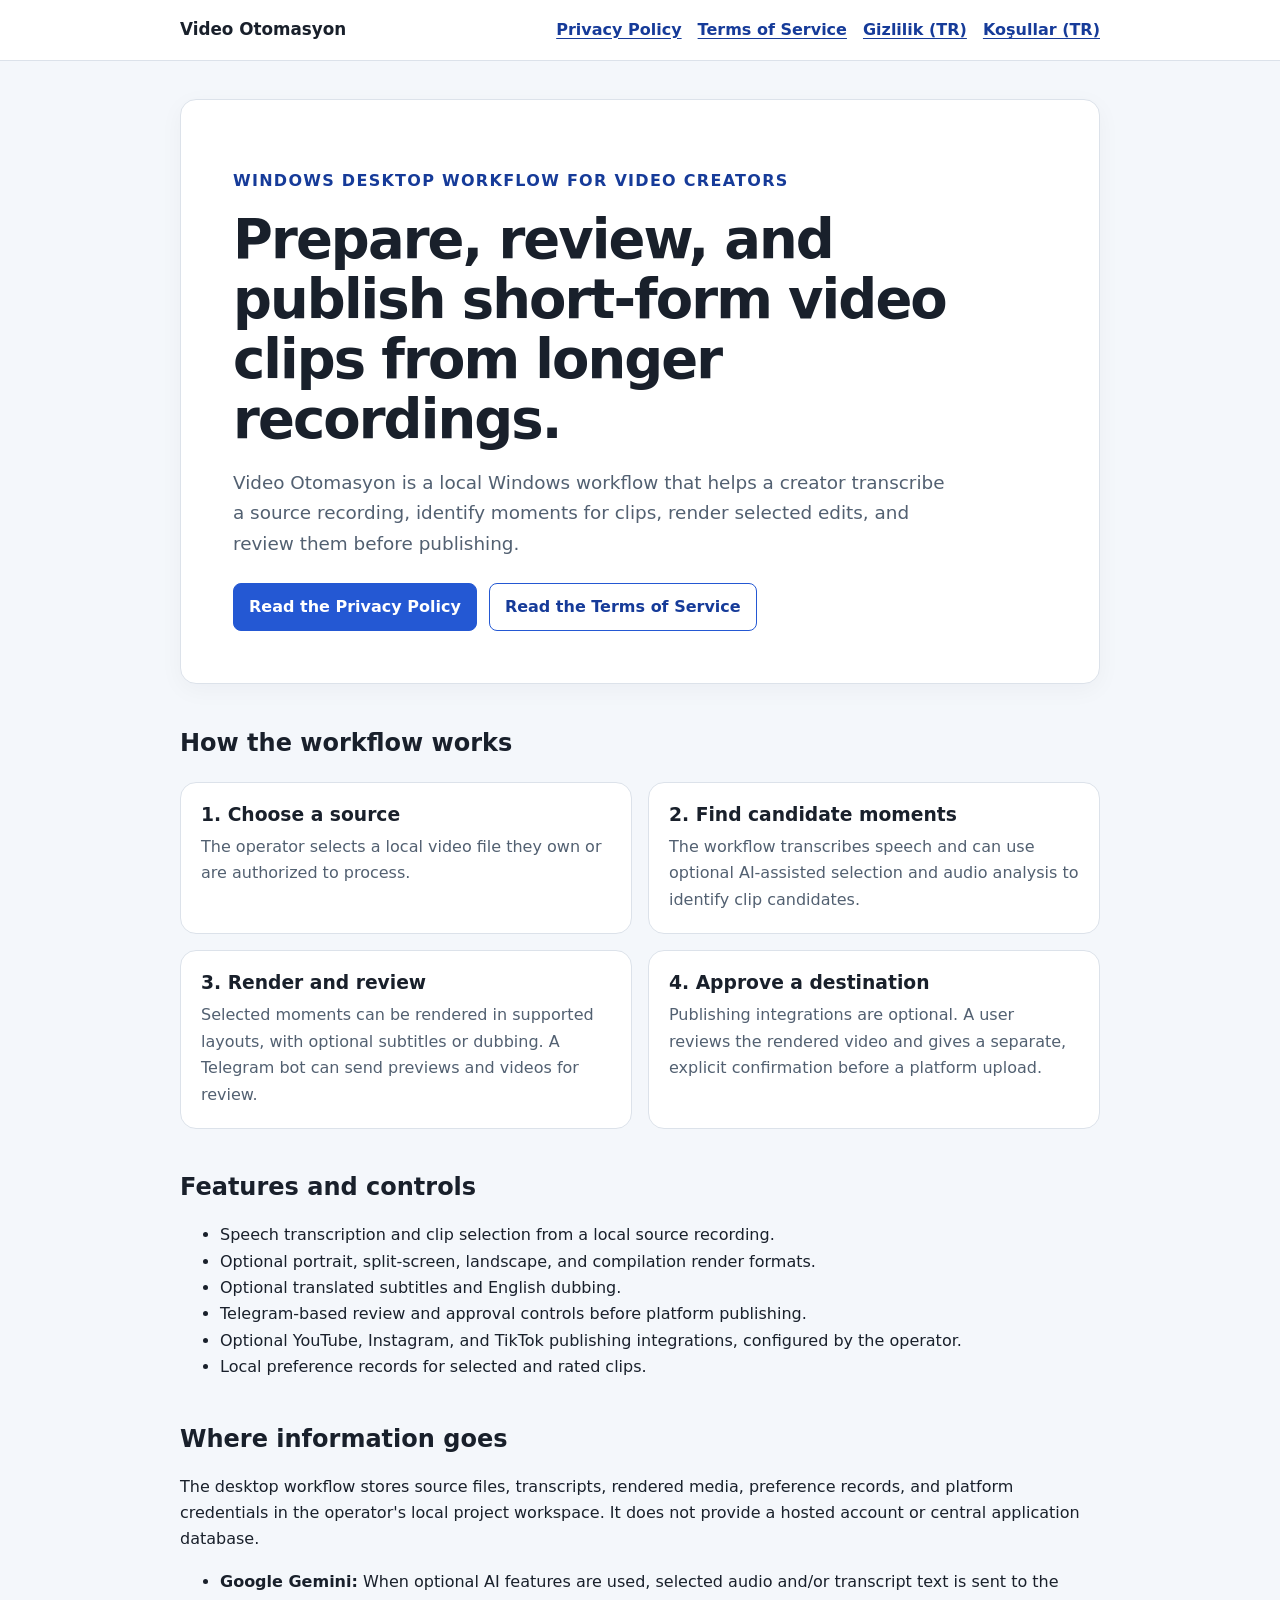
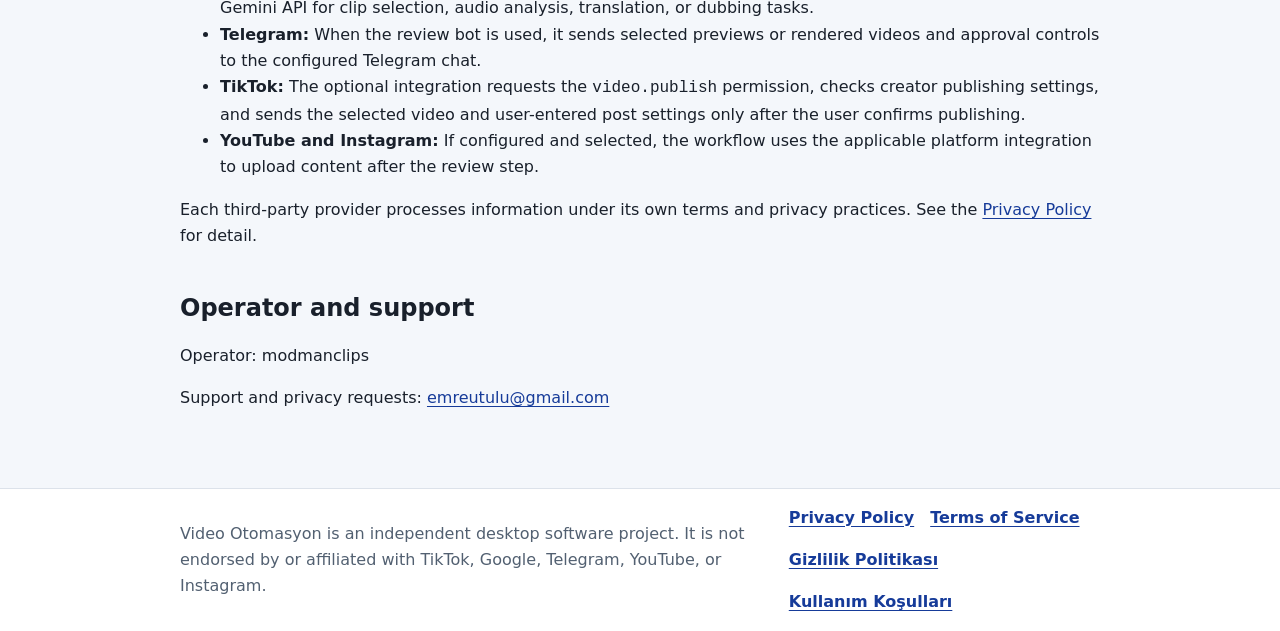
<file: docs/index.html>
<!doctype html>
<html lang="en">
<head>
  <meta charset="utf-8">
  <meta name="viewport" content="width=device-width, initial-scale=1">
  <meta name="description" content="Information about the Video Otomasyon Windows desktop workflow, its features, integrations, and privacy terms.">
  <title>Video Otomasyon | Desktop video workflow</title>
  <link rel="stylesheet" href="site.css">
</head>
<body>
  <header class="topbar">
    <div class="wrap topbar-inner">
      <a class="brand" href="./">Video Otomasyon</a>
      <nav aria-label="Legal information">
        <a href="privacy.html">Privacy Policy</a>
        <a href="terms.html">Terms of Service</a>
        <a href="privacy-tr.html">Gizlilik (TR)</a>
        <a href="terms-tr.html">Koşullar (TR)</a>
      </nav>
    </div>
  </header>
  <main class="wrap">
    <section class="hero">
      <p class="eyebrow">Windows desktop workflow for video creators</p>
      <h1>Prepare, review, and publish short-form video clips from longer recordings.</h1>
      <p class="lead">Video Otomasyon is a local Windows workflow that helps a creator transcribe a source recording, identify moments for clips, render selected edits, and review them before publishing.</p>
      <div class="legal-links">
        <a class="button-link primary" href="privacy.html">Read the Privacy Policy</a>
        <a class="button-link" href="terms.html">Read the Terms of Service</a>
      </div>
    </section>

    <section aria-labelledby="workflow-heading">
      <h2 id="workflow-heading">How the workflow works</h2>
      <div class="grid">
        <section class="card"><h3>1. Choose a source</h3><p>The operator selects a local video file they own or are authorized to process.</p></section>
        <section class="card"><h3>2. Find candidate moments</h3><p>The workflow transcribes speech and can use optional AI-assisted selection and audio analysis to identify clip candidates.</p></section>
        <section class="card"><h3>3. Render and review</h3><p>Selected moments can be rendered in supported layouts, with optional subtitles or dubbing. A Telegram bot can send previews and videos for review.</p></section>
        <section class="card"><h3>4. Approve a destination</h3><p>Publishing integrations are optional. A user reviews the rendered video and gives a separate, explicit confirmation before a platform upload.</p></section>
      </div>
    </section>

    <section aria-labelledby="features-heading">
      <h2 id="features-heading">Features and controls</h2>
      <ul>
        <li>Speech transcription and clip selection from a local source recording.</li>
        <li>Optional portrait, split-screen, landscape, and compilation render formats.</li>
        <li>Optional translated subtitles and English dubbing.</li>
        <li>Telegram-based review and approval controls before platform publishing.</li>
        <li>Optional YouTube, Instagram, and TikTok publishing integrations, configured by the operator.</li>
        <li>Local preference records for selected and rated clips.</li>
      </ul>
    </section>

    <section aria-labelledby="data-heading">
      <h2 id="data-heading">Where information goes</h2>
      <p>The desktop workflow stores source files, transcripts, rendered media, preference records, and platform credentials in the operator's local project workspace. It does not provide a hosted account or central application database.</p>
      <ul>
        <li><strong>Google Gemini:</strong> When optional AI features are used, selected audio and/or transcript text is sent to the Gemini API for clip selection, audio analysis, translation, or dubbing tasks.</li>
        <li><strong>Telegram:</strong> When the review bot is used, it sends selected previews or rendered videos and approval controls to the configured Telegram chat.</li>
        <li><strong>TikTok:</strong> The optional integration requests the <code>video.publish</code> permission, checks creator publishing settings, and sends the selected video and user-entered post settings only after the user confirms publishing.</li>
        <li><strong>YouTube and Instagram:</strong> If configured and selected, the workflow uses the applicable platform integration to upload content after the review step.</li>
      </ul>
      <p>Each third-party provider processes information under its own terms and privacy practices. See the <a href="privacy.html">Privacy Policy</a> for detail.</p>
    </section>

    <section aria-labelledby="operator-heading">
      <h2 id="operator-heading">Operator and support</h2>
      <p>Operator: modmanclips</p>
      <p>Support and privacy requests: <a href="mailto:emreutulu@gmail.com">emreutulu@gmail.com</a></p>
    </section>
  </main>
  <footer>
    <div class="wrap footer-inner">
      <p>Video Otomasyon is an independent desktop software project. It is not endorsed by or affiliated with TikTok, Google, Telegram, YouTube, or Instagram.</p>
      <div class="footer-links"><a href="privacy.html">Privacy Policy</a><a href="terms.html">Terms of Service</a><a href="privacy-tr.html">Gizlilik Politikası</a><a href="terms-tr.html">Kullanım Koşulları</a></div>
    </div>
  </footer>
</body>
</html>
</file>
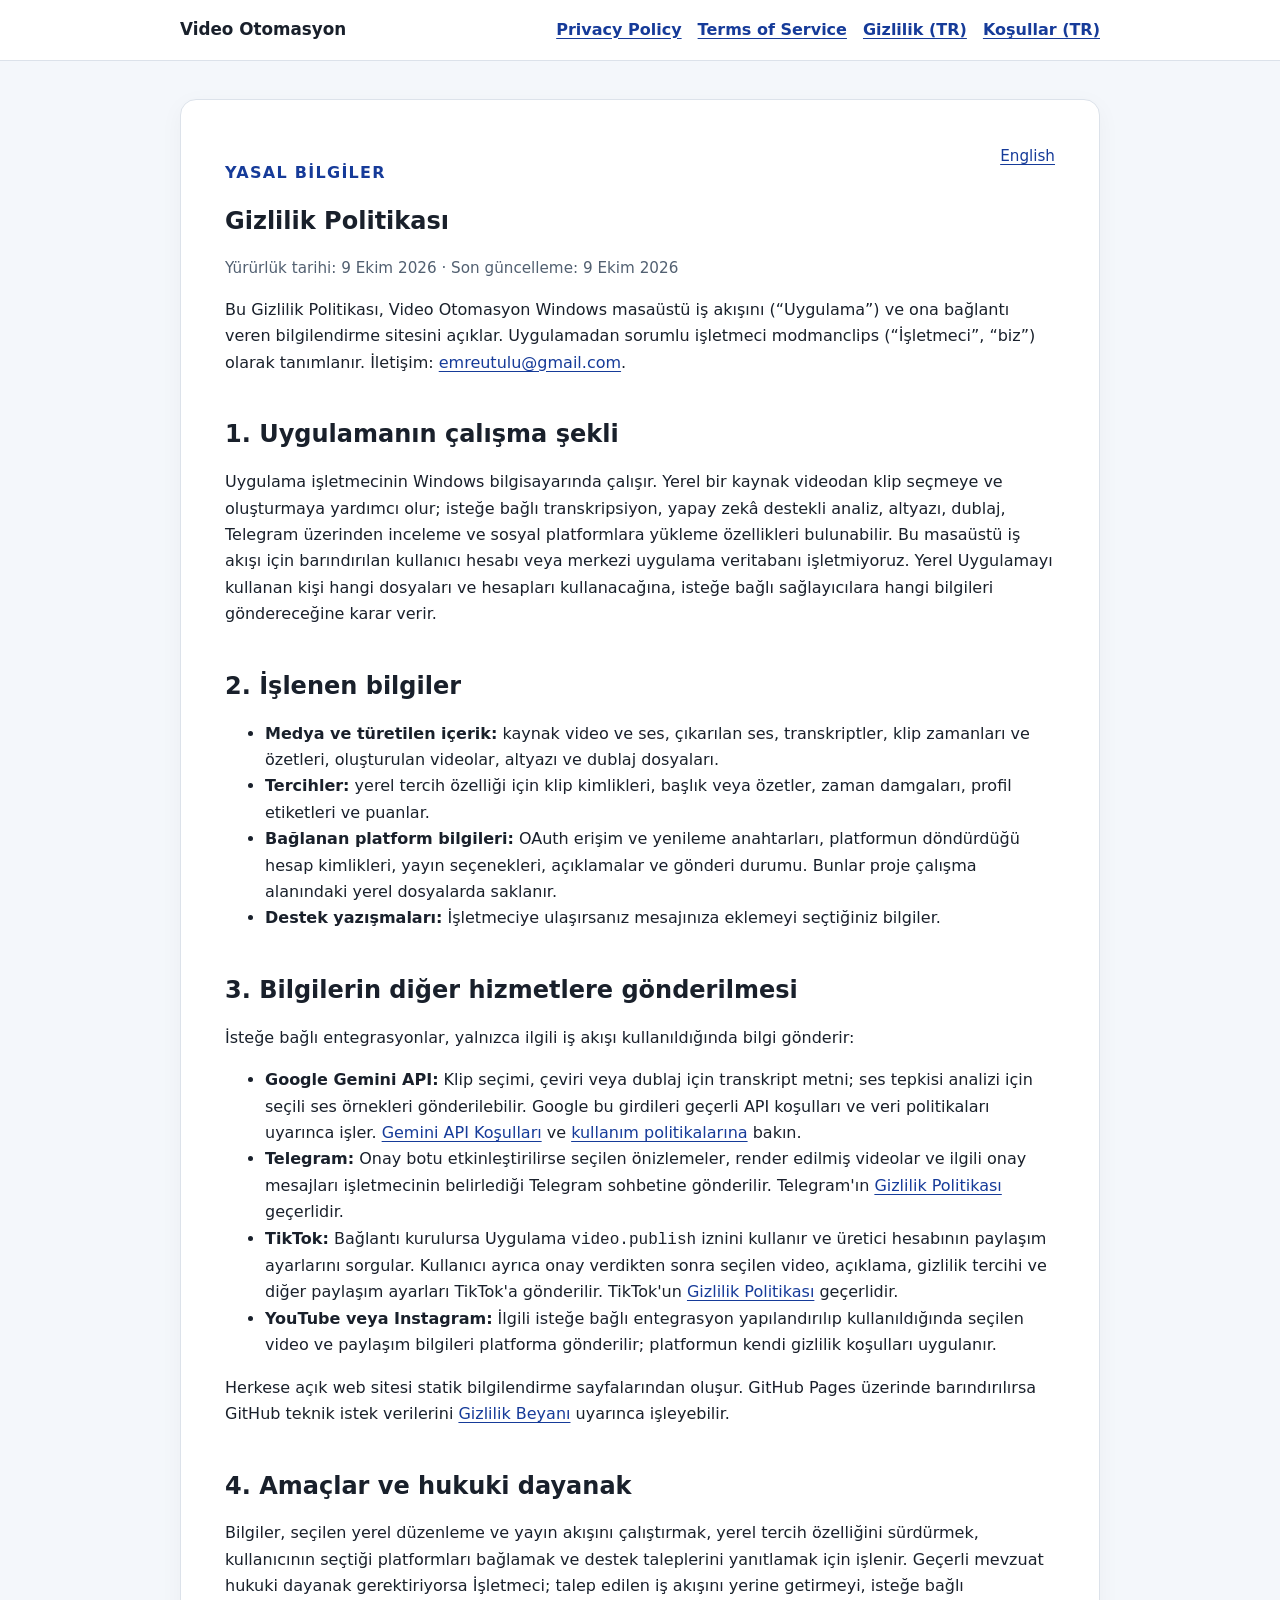
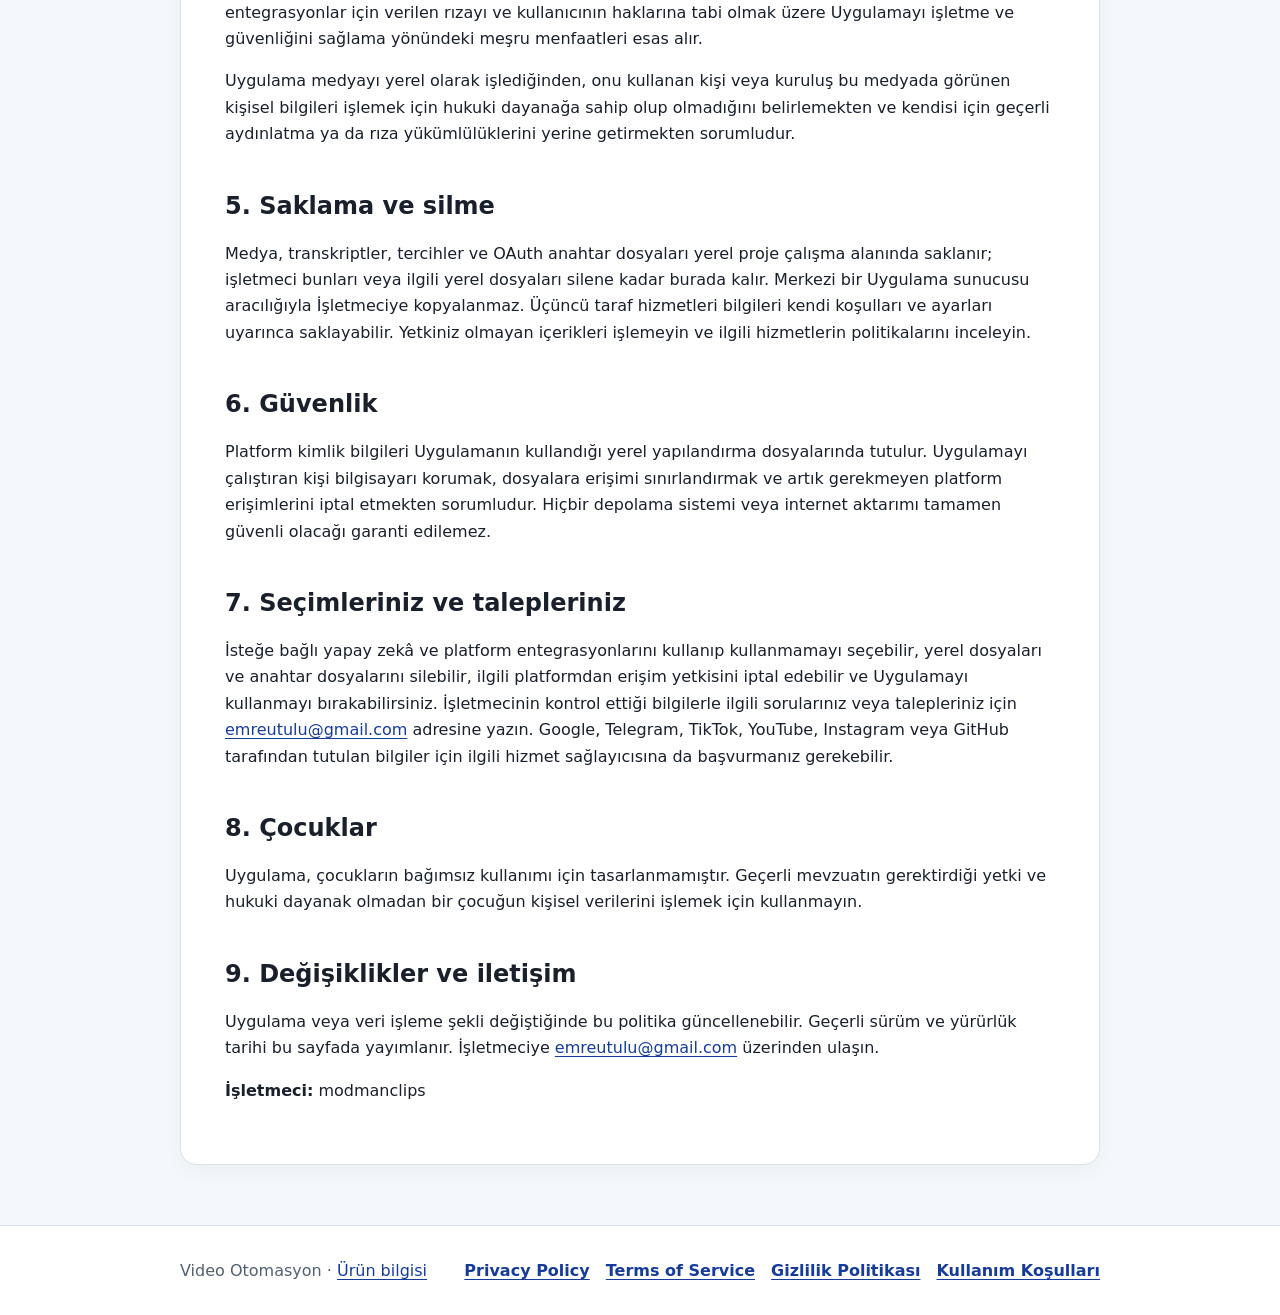
<file: docs/privacy-tr.html>
<!doctype html>
<html lang="tr">
<head>
  <meta charset="utf-8">
  <meta name="viewport" content="width=device-width, initial-scale=1">
  <meta name="description" content="Video Otomasyon Windows masaüstü iş akışı Gizlilik Politikası.">
  <title>Gizlilik Politikası | Video Otomasyon</title>
  <link rel="stylesheet" href="site.css">
</head>
<body>
  <header class="topbar"><div class="wrap topbar-inner"><a class="brand" href="./">Video Otomasyon</a><nav aria-label="Yasal bilgiler"><a href="privacy.html">Privacy Policy</a><a href="terms.html">Terms of Service</a><a href="privacy-tr.html">Gizlilik (TR)</a><a href="terms-tr.html">Koşullar (TR)</a></nav></div></header>
  <main class="wrap"><article>
    <a class="lang" href="privacy.html" lang="en">English</a>
    <p class="eyebrow">Yasal bilgiler</p>
    <h1>Gizlilik Politikası</h1>
    <p class="meta">Yürürlük tarihi: 9 Ekim 2026 · Son güncelleme: 9 Ekim 2026</p>
    <p>Bu Gizlilik Politikası, Video Otomasyon Windows masaüstü iş akışını (“Uygulama”) ve ona bağlantı veren bilgilendirme sitesini açıklar. Uygulamadan sorumlu işletmeci modmanclips (“İşletmeci”, “biz”) olarak tanımlanır. İletişim: <a href="mailto:emreutulu@gmail.com">emreutulu@gmail.com</a>.</p>

    <h2>1. Uygulamanın çalışma şekli</h2>
    <p>Uygulama işletmecinin Windows bilgisayarında çalışır. Yerel bir kaynak videodan klip seçmeye ve oluşturmaya yardımcı olur; isteğe bağlı transkripsiyon, yapay zekâ destekli analiz, altyazı, dublaj, Telegram üzerinden inceleme ve sosyal platformlara yükleme özellikleri bulunabilir. Bu masaüstü iş akışı için barındırılan kullanıcı hesabı veya merkezi uygulama veritabanı işletmiyoruz. Yerel Uygulamayı kullanan kişi hangi dosyaları ve hesapları kullanacağına, isteğe bağlı sağlayıcılara hangi bilgileri göndereceğine karar verir.</p>

    <h2>2. İşlenen bilgiler</h2>
    <ul>
      <li><strong>Medya ve türetilen içerik:</strong> kaynak video ve ses, çıkarılan ses, transkriptler, klip zamanları ve özetleri, oluşturulan videolar, altyazı ve dublaj dosyaları.</li>
      <li><strong>Tercihler:</strong> yerel tercih özelliği için klip kimlikleri, başlık veya özetler, zaman damgaları, profil etiketleri ve puanlar.</li>
      <li><strong>Bağlanan platform bilgileri:</strong> OAuth erişim ve yenileme anahtarları, platformun döndürdüğü hesap kimlikleri, yayın seçenekleri, açıklamalar ve gönderi durumu. Bunlar proje çalışma alanındaki yerel dosyalarda saklanır.</li>
      <li><strong>Destek yazışmaları:</strong> İşletmeciye ulaşırsanız mesajınıza eklemeyi seçtiğiniz bilgiler.</li>
    </ul>

    <h2>3. Bilgilerin diğer hizmetlere gönderilmesi</h2>
    <p>İsteğe bağlı entegrasyonlar, yalnızca ilgili iş akışı kullanıldığında bilgi gönderir:</p>
    <ul>
      <li><strong>Google Gemini API:</strong> Klip seçimi, çeviri veya dublaj için transkript metni; ses tepkisi analizi için seçili ses örnekleri gönderilebilir. Google bu girdileri geçerli API koşulları ve veri politikaları uyarınca işler. <a href="https://ai.google.dev/gemini-api/terms">Gemini API Koşulları</a> ve <a href="https://ai.google.dev/gemini-api/docs/usage-policies">kullanım politikalarına</a> bakın.</li>
      <li><strong>Telegram:</strong> Onay botu etkinleştirilirse seçilen önizlemeler, render edilmiş videolar ve ilgili onay mesajları işletmecinin belirlediği Telegram sohbetine gönderilir. Telegram'ın <a href="https://telegram.org/privacy">Gizlilik Politikası</a> geçerlidir.</li>
      <li><strong>TikTok:</strong> Bağlantı kurulursa Uygulama <code>video.publish</code> iznini kullanır ve üretici hesabının paylaşım ayarlarını sorgular. Kullanıcı ayrıca onay verdikten sonra seçilen video, açıklama, gizlilik tercihi ve diğer paylaşım ayarları TikTok'a gönderilir. TikTok'un <a href="https://www.tiktok.com/legal/page/row/privacy-policy/en">Gizlilik Politikası</a> geçerlidir.</li>
      <li><strong>YouTube veya Instagram:</strong> İlgili isteğe bağlı entegrasyon yapılandırılıp kullanıldığında seçilen video ve paylaşım bilgileri platforma gönderilir; platformun kendi gizlilik koşulları uygulanır.</li>
    </ul>
    <p>Herkese açık web sitesi statik bilgilendirme sayfalarından oluşur. GitHub Pages üzerinde barındırılırsa GitHub teknik istek verilerini <a href="https://docs.github.com/en/site-policy/privacy-policies/github-general-privacy-statement">Gizlilik Beyanı</a> uyarınca işleyebilir.</p>

    <h2>4. Amaçlar ve hukuki dayanak</h2>
    <p>Bilgiler, seçilen yerel düzenleme ve yayın akışını çalıştırmak, yerel tercih özelliğini sürdürmek, kullanıcının seçtiği platformları bağlamak ve destek taleplerini yanıtlamak için işlenir. Geçerli mevzuat hukuki dayanak gerektiriyorsa İşletmeci; talep edilen iş akışını yerine getirmeyi, isteğe bağlı entegrasyonlar için verilen rızayı ve kullanıcının haklarına tabi olmak üzere Uygulamayı işletme ve güvenliğini sağlama yönündeki meşru menfaatleri esas alır.</p>
    <p>Uygulama medyayı yerel olarak işlediğinden, onu kullanan kişi veya kuruluş bu medyada görünen kişisel bilgileri işlemek için hukuki dayanağa sahip olup olmadığını belirlemekten ve kendisi için geçerli aydınlatma ya da rıza yükümlülüklerini yerine getirmekten sorumludur.</p>

    <h2>5. Saklama ve silme</h2>
    <p>Medya, transkriptler, tercihler ve OAuth anahtar dosyaları yerel proje çalışma alanında saklanır; işletmeci bunları veya ilgili yerel dosyaları silene kadar burada kalır. Merkezi bir Uygulama sunucusu aracılığıyla İşletmeciye kopyalanmaz. Üçüncü taraf hizmetleri bilgileri kendi koşulları ve ayarları uyarınca saklayabilir. Yetkiniz olmayan içerikleri işlemeyin ve ilgili hizmetlerin politikalarını inceleyin.</p>

    <h2>6. Güvenlik</h2>
    <p>Platform kimlik bilgileri Uygulamanın kullandığı yerel yapılandırma dosyalarında tutulur. Uygulamayı çalıştıran kişi bilgisayarı korumak, dosyalara erişimi sınırlandırmak ve artık gerekmeyen platform erişimlerini iptal etmekten sorumludur. Hiçbir depolama sistemi veya internet aktarımı tamamen güvenli olacağı garanti edilemez.</p>

    <h2>7. Seçimleriniz ve talepleriniz</h2>
    <p>İsteğe bağlı yapay zekâ ve platform entegrasyonlarını kullanıp kullanmamayı seçebilir, yerel dosyaları ve anahtar dosyalarını silebilir, ilgili platformdan erişim yetkisini iptal edebilir ve Uygulamayı kullanmayı bırakabilirsiniz. İşletmecinin kontrol ettiği bilgilerle ilgili sorularınız veya talepleriniz için <a href="mailto:emreutulu@gmail.com">emreutulu@gmail.com</a> adresine yazın. Google, Telegram, TikTok, YouTube, Instagram veya GitHub tarafından tutulan bilgiler için ilgili hizmet sağlayıcısına da başvurmanız gerekebilir.</p>

    <h2>8. Çocuklar</h2>
    <p>Uygulama, çocukların bağımsız kullanımı için tasarlanmamıştır. Geçerli mevzuatın gerektirdiği yetki ve hukuki dayanak olmadan bir çocuğun kişisel verilerini işlemek için kullanmayın.</p>

    <h2>9. Değişiklikler ve iletişim</h2>
    <p>Uygulama veya veri işleme şekli değiştiğinde bu politika güncellenebilir. Geçerli sürüm ve yürürlük tarihi bu sayfada yayımlanır. İşletmeciye <a href="mailto:emreutulu@gmail.com">emreutulu@gmail.com</a> üzerinden ulaşın.</p>
    <p><strong>İşletmeci:</strong> modmanclips</p>
  </article></main>
  <footer><div class="wrap footer-inner"><p>Video Otomasyon · <a href="./">Ürün bilgisi</a></p><div class="footer-links"><a href="privacy.html">Privacy Policy</a><a href="terms.html">Terms of Service</a><a href="privacy-tr.html">Gizlilik Politikası</a><a href="terms-tr.html">Kullanım Koşulları</a></div></div></footer>
</body>
</html>
</file>
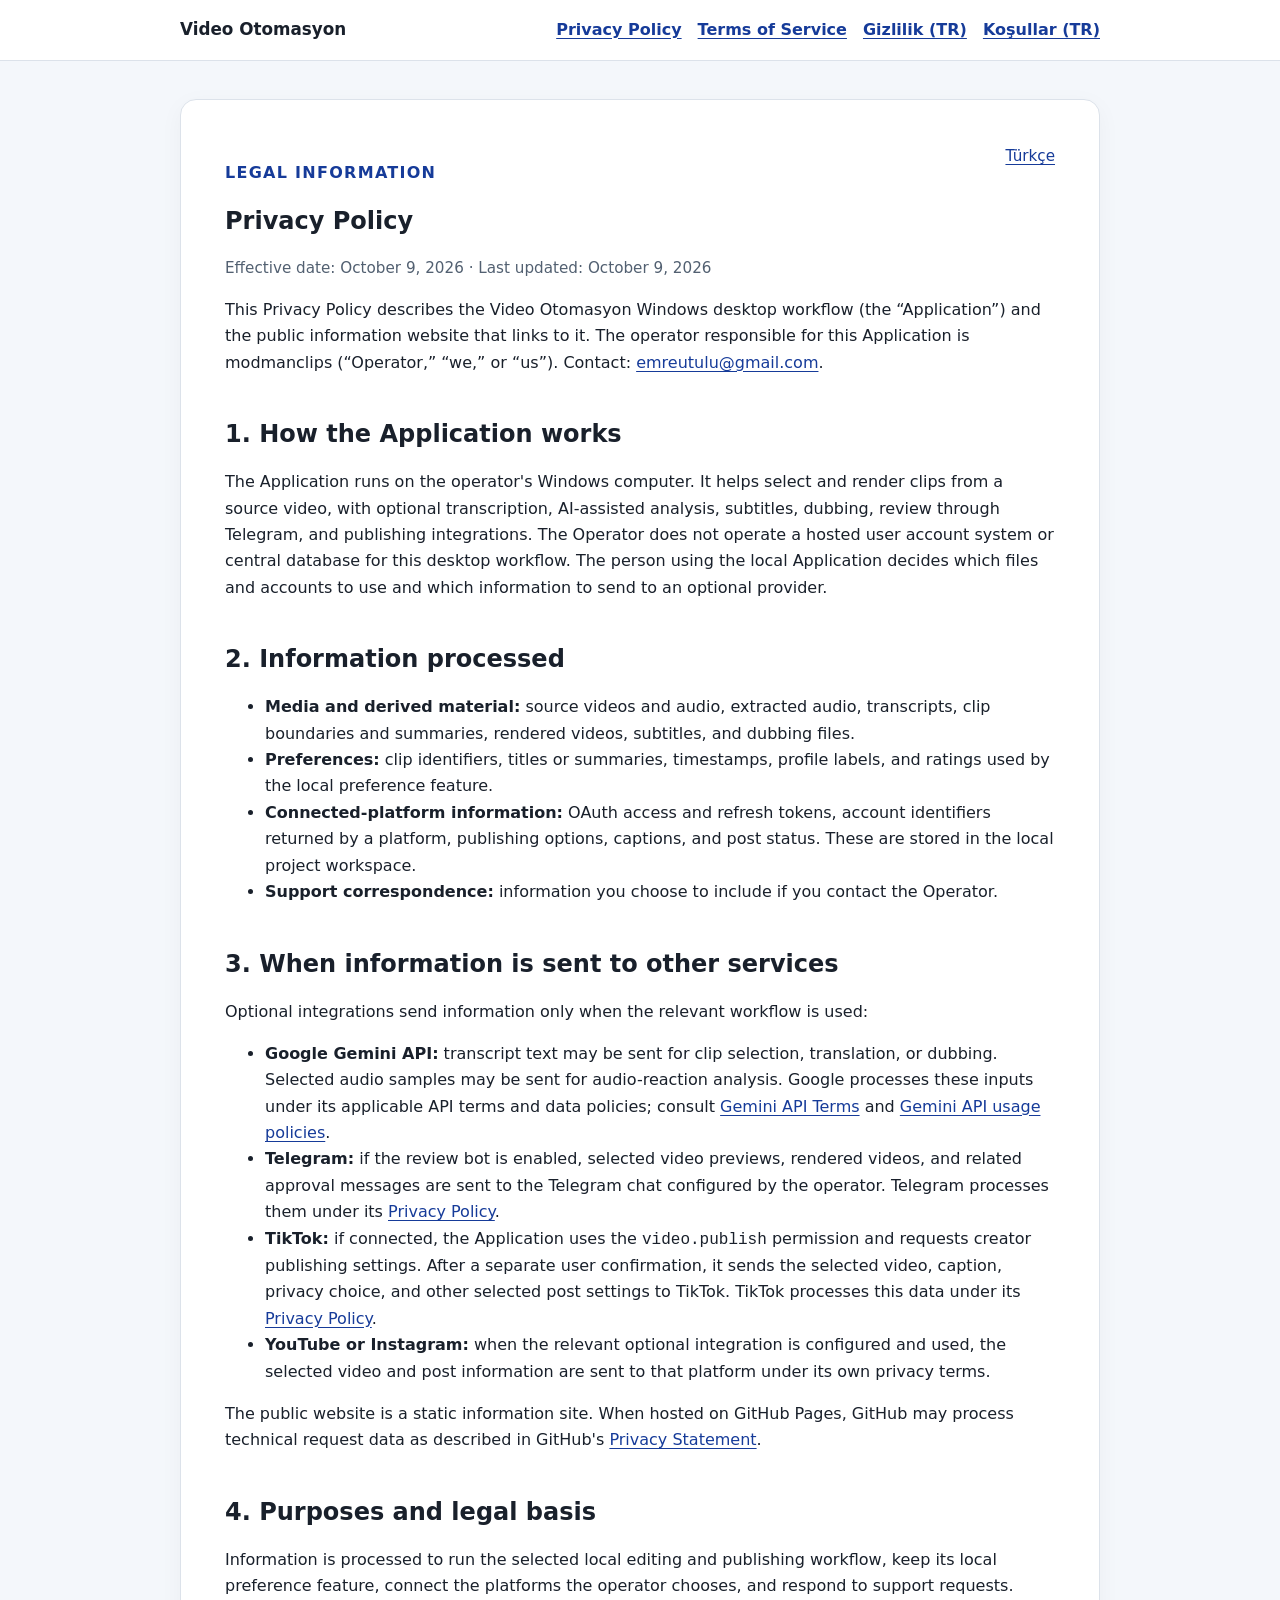
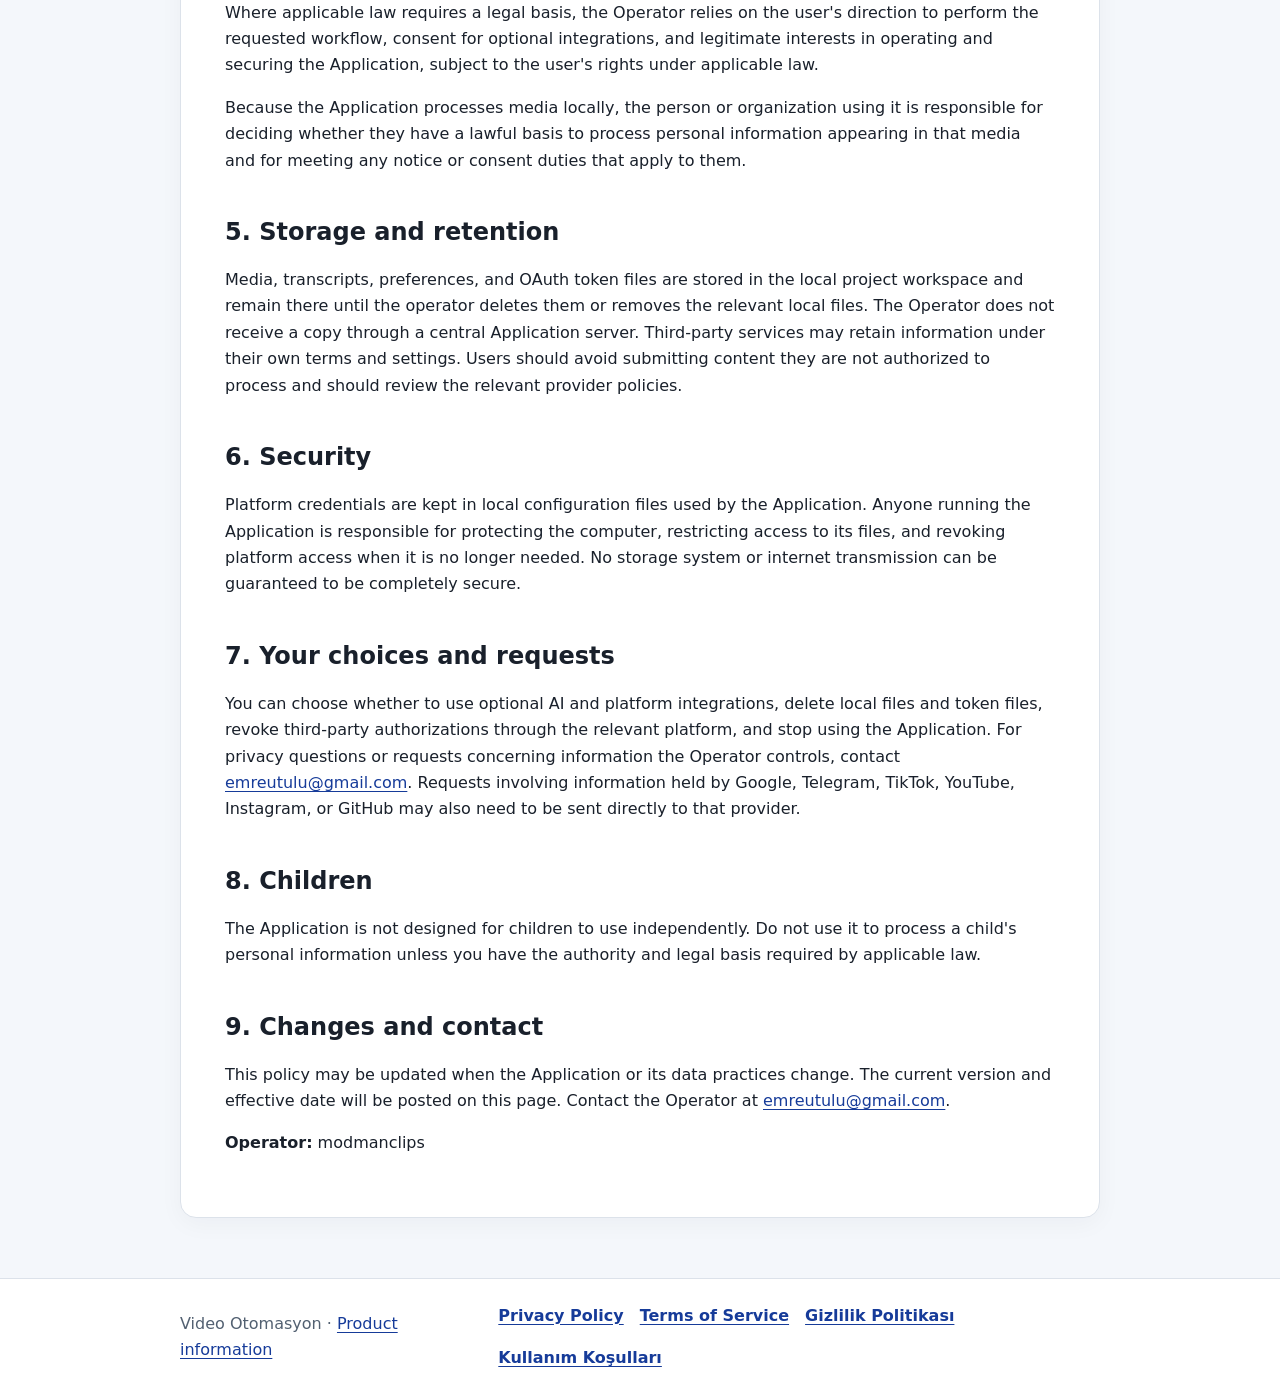
<file: docs/privacy.html>
<!doctype html>
<html lang="en">
<head>
  <meta charset="utf-8">
  <meta name="viewport" content="width=device-width, initial-scale=1">
  <meta name="description" content="Privacy Policy for the Video Otomasyon Windows desktop workflow.">
  <title>Privacy Policy | Video Otomasyon</title>
  <link rel="stylesheet" href="site.css">
</head>
<body>
  <header class="topbar"><div class="wrap topbar-inner"><a class="brand" href="./">Video Otomasyon</a><nav aria-label="Legal information"><a href="privacy.html">Privacy Policy</a><a href="terms.html">Terms of Service</a><a href="privacy-tr.html">Gizlilik (TR)</a><a href="terms-tr.html">Koşullar (TR)</a></nav></div></header>
  <main class="wrap"><article>
    <a class="lang" href="privacy-tr.html" lang="tr">Türkçe</a>
    <p class="eyebrow">Legal information</p>
    <h1>Privacy Policy</h1>
    <p class="meta">Effective date: October 9, 2026 · Last updated: October 9, 2026</p>
    <p>This Privacy Policy describes the Video Otomasyon Windows desktop workflow (the “Application”) and the public information website that links to it. The operator responsible for this Application is modmanclips (“Operator,” “we,” or “us”). Contact: <a href="mailto:emreutulu@gmail.com">emreutulu@gmail.com</a>.</p>

    <h2>1. How the Application works</h2>
    <p>The Application runs on the operator's Windows computer. It helps select and render clips from a source video, with optional transcription, AI-assisted analysis, subtitles, dubbing, review through Telegram, and publishing integrations. The Operator does not operate a hosted user account system or central database for this desktop workflow. The person using the local Application decides which files and accounts to use and which information to send to an optional provider.</p>

    <h2>2. Information processed</h2>
    <ul>
      <li><strong>Media and derived material:</strong> source videos and audio, extracted audio, transcripts, clip boundaries and summaries, rendered videos, subtitles, and dubbing files.</li>
      <li><strong>Preferences:</strong> clip identifiers, titles or summaries, timestamps, profile labels, and ratings used by the local preference feature.</li>
      <li><strong>Connected-platform information:</strong> OAuth access and refresh tokens, account identifiers returned by a platform, publishing options, captions, and post status. These are stored in the local project workspace.</li>
      <li><strong>Support correspondence:</strong> information you choose to include if you contact the Operator.</li>
    </ul>

    <h2>3. When information is sent to other services</h2>
    <p>Optional integrations send information only when the relevant workflow is used:</p>
    <ul>
      <li><strong>Google Gemini API:</strong> transcript text may be sent for clip selection, translation, or dubbing. Selected audio samples may be sent for audio-reaction analysis. Google processes these inputs under its applicable API terms and data policies; consult <a href="https://ai.google.dev/gemini-api/terms">Gemini API Terms</a> and <a href="https://ai.google.dev/gemini-api/docs/usage-policies">Gemini API usage policies</a>.</li>
      <li><strong>Telegram:</strong> if the review bot is enabled, selected video previews, rendered videos, and related approval messages are sent to the Telegram chat configured by the operator. Telegram processes them under its <a href="https://telegram.org/privacy">Privacy Policy</a>.</li>
      <li><strong>TikTok:</strong> if connected, the Application uses the <code>video.publish</code> permission and requests creator publishing settings. After a separate user confirmation, it sends the selected video, caption, privacy choice, and other selected post settings to TikTok. TikTok processes this data under its <a href="https://www.tiktok.com/legal/page/row/privacy-policy/en">Privacy Policy</a>.</li>
      <li><strong>YouTube or Instagram:</strong> when the relevant optional integration is configured and used, the selected video and post information are sent to that platform under its own privacy terms.</li>
    </ul>
    <p>The public website is a static information site. When hosted on GitHub Pages, GitHub may process technical request data as described in GitHub's <a href="https://docs.github.com/en/site-policy/privacy-policies/github-general-privacy-statement">Privacy Statement</a>.</p>

    <h2>4. Purposes and legal basis</h2>
    <p>Information is processed to run the selected local editing and publishing workflow, keep its local preference feature, connect the platforms the operator chooses, and respond to support requests. Where applicable law requires a legal basis, the Operator relies on the user's direction to perform the requested workflow, consent for optional integrations, and legitimate interests in operating and securing the Application, subject to the user's rights under applicable law.</p>
    <p>Because the Application processes media locally, the person or organization using it is responsible for deciding whether they have a lawful basis to process personal information appearing in that media and for meeting any notice or consent duties that apply to them.</p>

    <h2>5. Storage and retention</h2>
    <p>Media, transcripts, preferences, and OAuth token files are stored in the local project workspace and remain there until the operator deletes them or removes the relevant local files. The Operator does not receive a copy through a central Application server. Third-party services may retain information under their own terms and settings. Users should avoid submitting content they are not authorized to process and should review the relevant provider policies.</p>

    <h2>6. Security</h2>
    <p>Platform credentials are kept in local configuration files used by the Application. Anyone running the Application is responsible for protecting the computer, restricting access to its files, and revoking platform access when it is no longer needed. No storage system or internet transmission can be guaranteed to be completely secure.</p>

    <h2>7. Your choices and requests</h2>
    <p>You can choose whether to use optional AI and platform integrations, delete local files and token files, revoke third-party authorizations through the relevant platform, and stop using the Application. For privacy questions or requests concerning information the Operator controls, contact <a href="mailto:emreutulu@gmail.com">emreutulu@gmail.com</a>. Requests involving information held by Google, Telegram, TikTok, YouTube, Instagram, or GitHub may also need to be sent directly to that provider.</p>

    <h2>8. Children</h2>
    <p>The Application is not designed for children to use independently. Do not use it to process a child's personal information unless you have the authority and legal basis required by applicable law.</p>

    <h2>9. Changes and contact</h2>
    <p>This policy may be updated when the Application or its data practices change. The current version and effective date will be posted on this page. Contact the Operator at <a href="mailto:emreutulu@gmail.com">emreutulu@gmail.com</a>.</p>
    <p><strong>Operator:</strong> modmanclips</p>
  </article></main>
  <footer><div class="wrap footer-inner"><p>Video Otomasyon · <a href="./">Product information</a></p><div class="footer-links"><a href="privacy.html">Privacy Policy</a><a href="terms.html">Terms of Service</a><a href="privacy-tr.html">Gizlilik Politikası</a><a href="terms-tr.html">Kullanım Koşulları</a></div></div></footer>
</body>
</html>
</file>
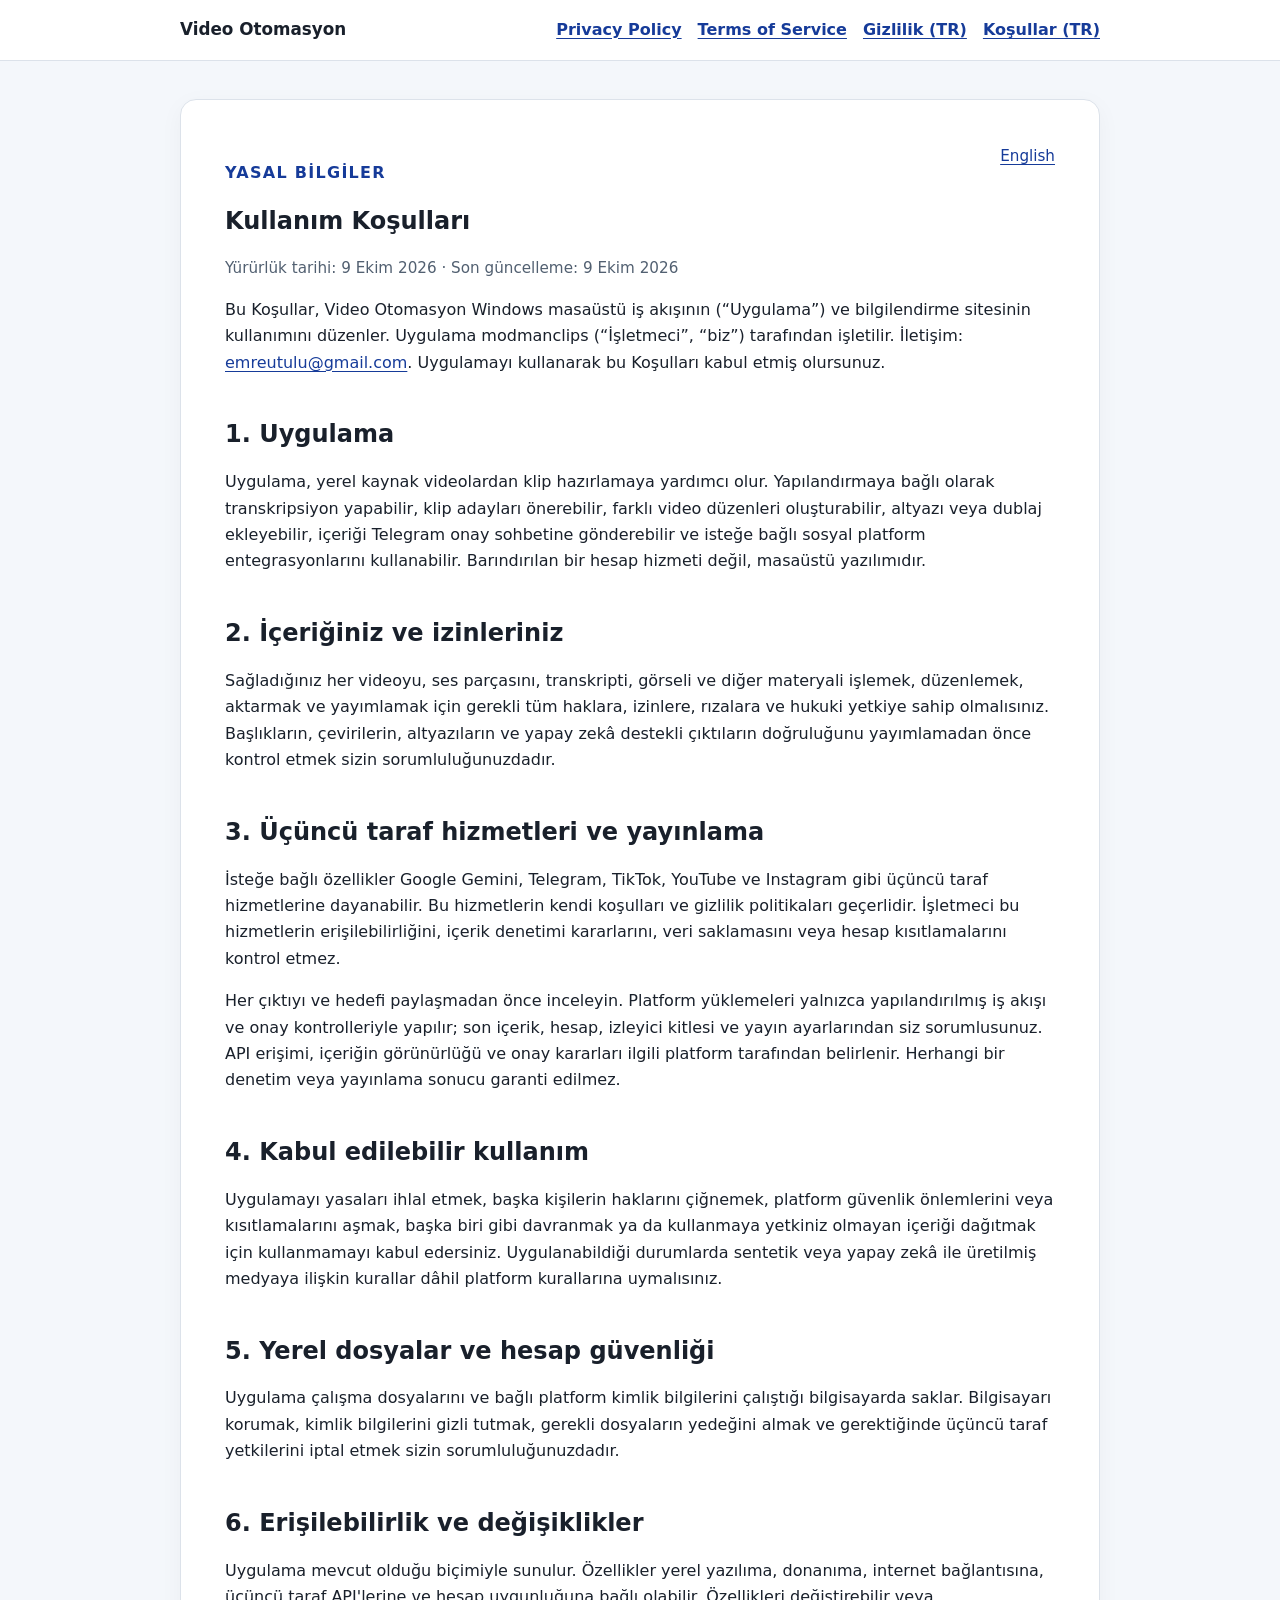
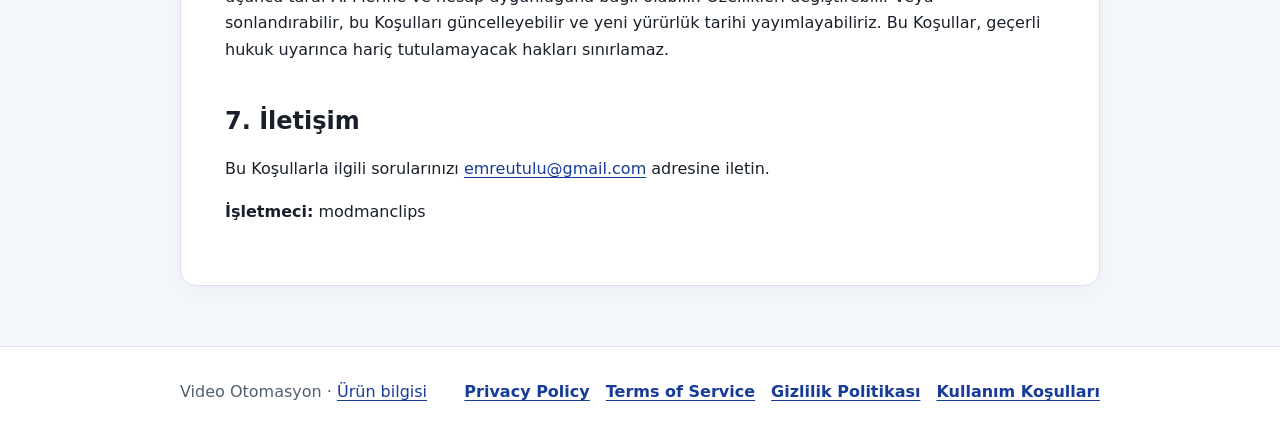
<file: docs/terms-tr.html>
<!doctype html>
<html lang="tr">
<head>
  <meta charset="utf-8">
  <meta name="viewport" content="width=device-width, initial-scale=1">
  <meta name="description" content="Video Otomasyon Windows masaüstü iş akışı Kullanım Koşulları.">
  <title>Kullanım Koşulları | Video Otomasyon</title>
  <link rel="stylesheet" href="site.css">
</head>
<body>
  <header class="topbar"><div class="wrap topbar-inner"><a class="brand" href="./">Video Otomasyon</a><nav aria-label="Yasal bilgiler"><a href="privacy.html">Privacy Policy</a><a href="terms.html">Terms of Service</a><a href="privacy-tr.html">Gizlilik (TR)</a><a href="terms-tr.html">Koşullar (TR)</a></nav></div></header>
  <main class="wrap"><article>
    <a class="lang" href="terms.html" lang="en">English</a>
    <p class="eyebrow">Yasal bilgiler</p>
    <h1>Kullanım Koşulları</h1>
    <p class="meta">Yürürlük tarihi: 9 Ekim 2026 · Son güncelleme: 9 Ekim 2026</p>
    <p>Bu Koşullar, Video Otomasyon Windows masaüstü iş akışının (“Uygulama”) ve bilgilendirme sitesinin kullanımını düzenler. Uygulama modmanclips (“İşletmeci”, “biz”) tarafından işletilir. İletişim: <a href="mailto:emreutulu@gmail.com">emreutulu@gmail.com</a>. Uygulamayı kullanarak bu Koşulları kabul etmiş olursunuz.</p>

    <h2>1. Uygulama</h2>
    <p>Uygulama, yerel kaynak videolardan klip hazırlamaya yardımcı olur. Yapılandırmaya bağlı olarak transkripsiyon yapabilir, klip adayları önerebilir, farklı video düzenleri oluşturabilir, altyazı veya dublaj ekleyebilir, içeriği Telegram onay sohbetine gönderebilir ve isteğe bağlı sosyal platform entegrasyonlarını kullanabilir. Barındırılan bir hesap hizmeti değil, masaüstü yazılımıdır.</p>

    <h2>2. İçeriğiniz ve izinleriniz</h2>
    <p>Sağladığınız her videoyu, ses parçasını, transkripti, görseli ve diğer materyali işlemek, düzenlemek, aktarmak ve yayımlamak için gerekli tüm haklara, izinlere, rızalara ve hukuki yetkiye sahip olmalısınız. Başlıkların, çevirilerin, altyazıların ve yapay zekâ destekli çıktıların doğruluğunu yayımlamadan önce kontrol etmek sizin sorumluluğunuzdadır.</p>

    <h2>3. Üçüncü taraf hizmetleri ve yayınlama</h2>
    <p>İsteğe bağlı özellikler Google Gemini, Telegram, TikTok, YouTube ve Instagram gibi üçüncü taraf hizmetlerine dayanabilir. Bu hizmetlerin kendi koşulları ve gizlilik politikaları geçerlidir. İşletmeci bu hizmetlerin erişilebilirliğini, içerik denetimi kararlarını, veri saklamasını veya hesap kısıtlamalarını kontrol etmez.</p>
    <p>Her çıktıyı ve hedefi paylaşmadan önce inceleyin. Platform yüklemeleri yalnızca yapılandırılmış iş akışı ve onay kontrolleriyle yapılır; son içerik, hesap, izleyici kitlesi ve yayın ayarlarından siz sorumlusunuz. API erişimi, içeriğin görünürlüğü ve onay kararları ilgili platform tarafından belirlenir. Herhangi bir denetim veya yayınlama sonucu garanti edilmez.</p>

    <h2>4. Kabul edilebilir kullanım</h2>
    <p>Uygulamayı yasaları ihlal etmek, başka kişilerin haklarını çiğnemek, platform güvenlik önlemlerini veya kısıtlamalarını aşmak, başka biri gibi davranmak ya da kullanmaya yetkiniz olmayan içeriği dağıtmak için kullanmamayı kabul edersiniz. Uygulanabildiği durumlarda sentetik veya yapay zekâ ile üretilmiş medyaya ilişkin kurallar dâhil platform kurallarına uymalısınız.</p>

    <h2>5. Yerel dosyalar ve hesap güvenliği</h2>
    <p>Uygulama çalışma dosyalarını ve bağlı platform kimlik bilgilerini çalıştığı bilgisayarda saklar. Bilgisayarı korumak, kimlik bilgilerini gizli tutmak, gerekli dosyaların yedeğini almak ve gerektiğinde üçüncü taraf yetkilerini iptal etmek sizin sorumluluğunuzdadır.</p>

    <h2>6. Erişilebilirlik ve değişiklikler</h2>
    <p>Uygulama mevcut olduğu biçimiyle sunulur. Özellikler yerel yazılıma, donanıma, internet bağlantısına, üçüncü taraf API'lerine ve hesap uygunluğuna bağlı olabilir. Özellikleri değiştirebilir veya sonlandırabilir, bu Koşulları güncelleyebilir ve yeni yürürlük tarihi yayımlayabiliriz. Bu Koşullar, geçerli hukuk uyarınca hariç tutulamayacak hakları sınırlamaz.</p>

    <h2>7. İletişim</h2>
    <p>Bu Koşullarla ilgili sorularınızı <a href="mailto:emreutulu@gmail.com">emreutulu@gmail.com</a> adresine iletin.</p>
    <p><strong>İşletmeci:</strong> modmanclips</p>
  </article></main>
  <footer><div class="wrap footer-inner"><p>Video Otomasyon · <a href="./">Ürün bilgisi</a></p><div class="footer-links"><a href="privacy.html">Privacy Policy</a><a href="terms.html">Terms of Service</a><a href="privacy-tr.html">Gizlilik Politikası</a><a href="terms-tr.html">Kullanım Koşulları</a></div></div></footer>
</body>
</html>
</file>
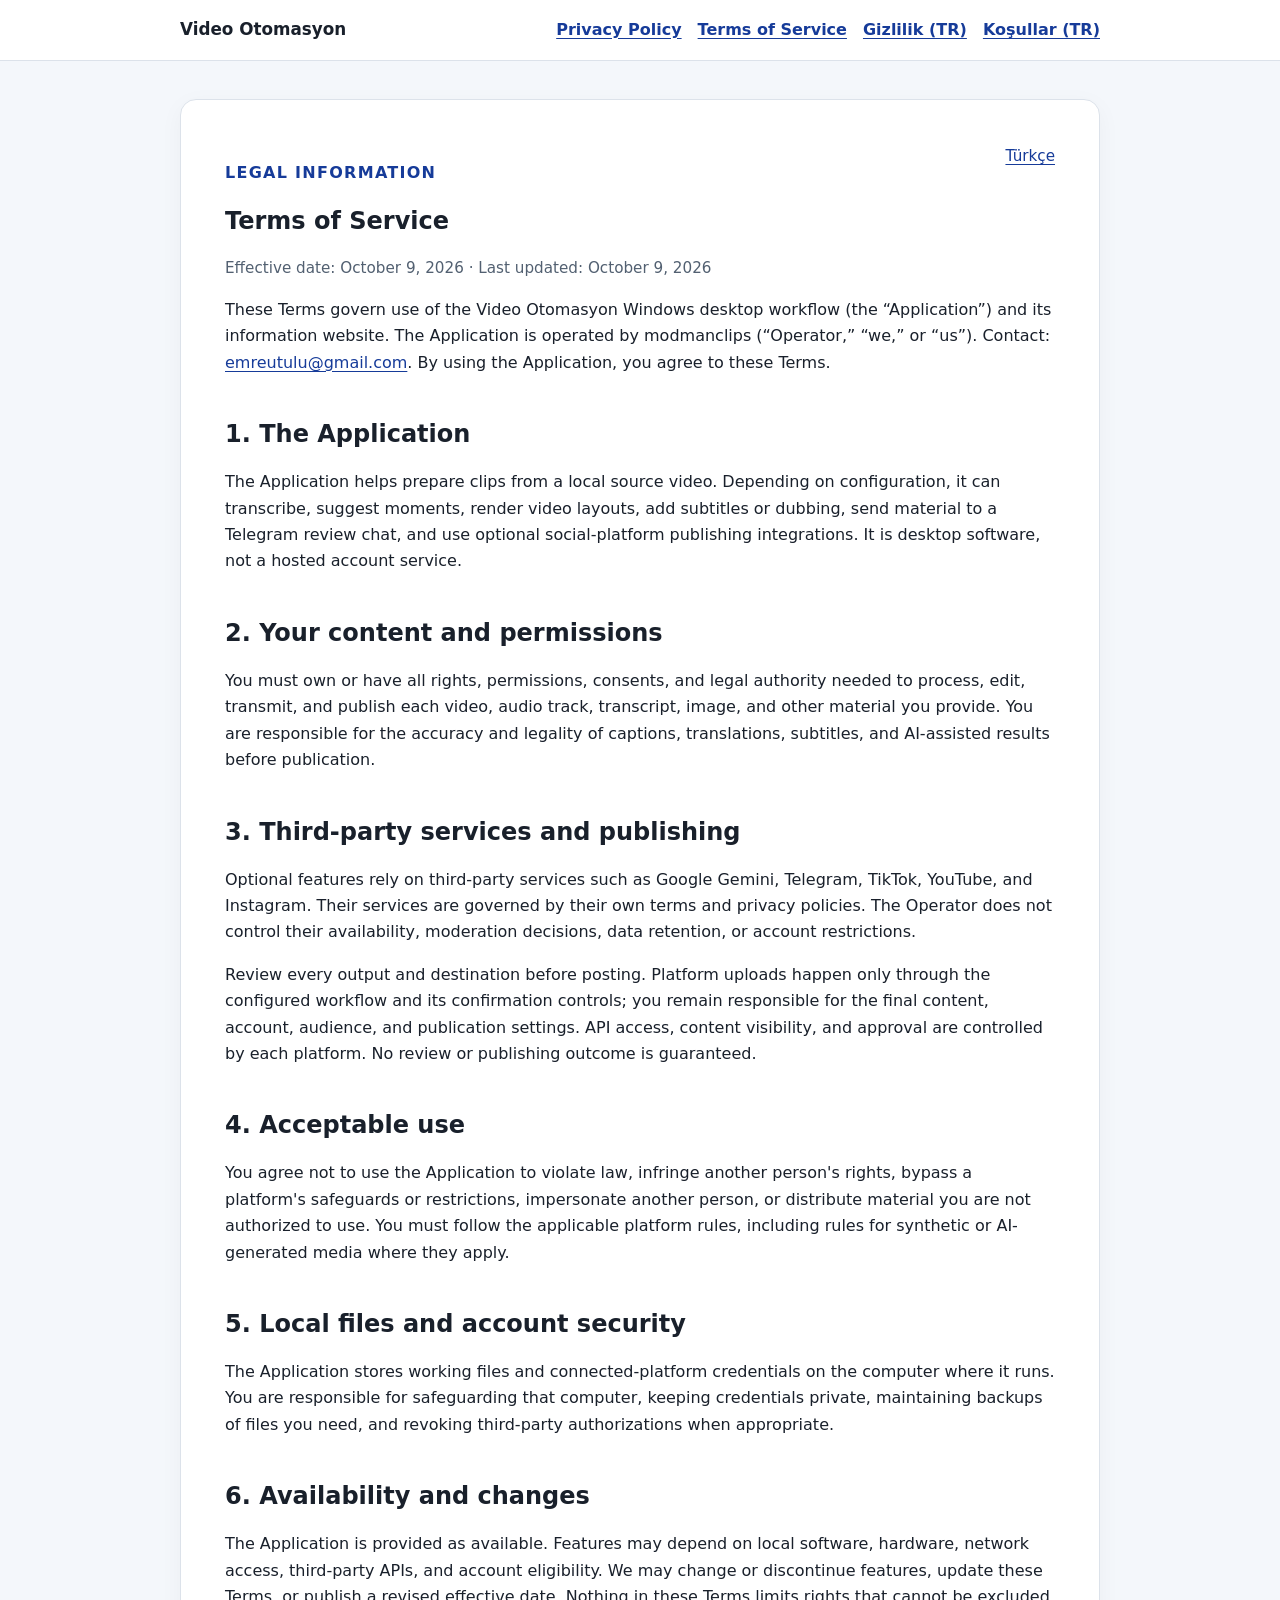
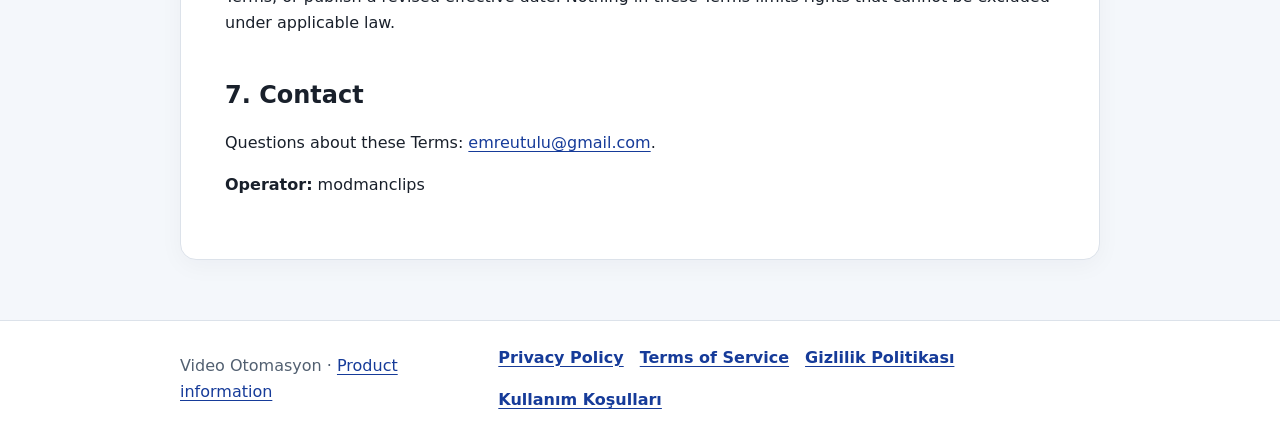
<file: docs/terms.html>
<!doctype html>
<html lang="en">
<head>
  <meta charset="utf-8">
  <meta name="viewport" content="width=device-width, initial-scale=1">
  <meta name="description" content="Terms of Service for the Video Otomasyon Windows desktop workflow.">
  <title>Terms of Service | Video Otomasyon</title>
  <link rel="stylesheet" href="site.css">
</head>
<body>
  <header class="topbar"><div class="wrap topbar-inner"><a class="brand" href="./">Video Otomasyon</a><nav aria-label="Legal information"><a href="privacy.html">Privacy Policy</a><a href="terms.html">Terms of Service</a><a href="privacy-tr.html">Gizlilik (TR)</a><a href="terms-tr.html">Koşullar (TR)</a></nav></div></header>
  <main class="wrap"><article>
    <a class="lang" href="terms-tr.html" lang="tr">Türkçe</a>
    <p class="eyebrow">Legal information</p>
    <h1>Terms of Service</h1>
    <p class="meta">Effective date: October 9, 2026 · Last updated: October 9, 2026</p>
    <p>These Terms govern use of the Video Otomasyon Windows desktop workflow (the “Application”) and its information website. The Application is operated by modmanclips (“Operator,” “we,” or “us”). Contact: <a href="mailto:emreutulu@gmail.com">emreutulu@gmail.com</a>. By using the Application, you agree to these Terms.</p>

    <h2>1. The Application</h2>
    <p>The Application helps prepare clips from a local source video. Depending on configuration, it can transcribe, suggest moments, render video layouts, add subtitles or dubbing, send material to a Telegram review chat, and use optional social-platform publishing integrations. It is desktop software, not a hosted account service.</p>

    <h2>2. Your content and permissions</h2>
    <p>You must own or have all rights, permissions, consents, and legal authority needed to process, edit, transmit, and publish each video, audio track, transcript, image, and other material you provide. You are responsible for the accuracy and legality of captions, translations, subtitles, and AI-assisted results before publication.</p>

    <h2>3. Third-party services and publishing</h2>
    <p>Optional features rely on third-party services such as Google Gemini, Telegram, TikTok, YouTube, and Instagram. Their services are governed by their own terms and privacy policies. The Operator does not control their availability, moderation decisions, data retention, or account restrictions.</p>
    <p>Review every output and destination before posting. Platform uploads happen only through the configured workflow and its confirmation controls; you remain responsible for the final content, account, audience, and publication settings. API access, content visibility, and approval are controlled by each platform. No review or publishing outcome is guaranteed.</p>

    <h2>4. Acceptable use</h2>
    <p>You agree not to use the Application to violate law, infringe another person's rights, bypass a platform's safeguards or restrictions, impersonate another person, or distribute material you are not authorized to use. You must follow the applicable platform rules, including rules for synthetic or AI-generated media where they apply.</p>

    <h2>5. Local files and account security</h2>
    <p>The Application stores working files and connected-platform credentials on the computer where it runs. You are responsible for safeguarding that computer, keeping credentials private, maintaining backups of files you need, and revoking third-party authorizations when appropriate.</p>

    <h2>6. Availability and changes</h2>
    <p>The Application is provided as available. Features may depend on local software, hardware, network access, third-party APIs, and account eligibility. We may change or discontinue features, update these Terms, or publish a revised effective date. Nothing in these Terms limits rights that cannot be excluded under applicable law.</p>

    <h2>7. Contact</h2>
    <p>Questions about these Terms: <a href="mailto:emreutulu@gmail.com">emreutulu@gmail.com</a>.</p>
    <p><strong>Operator:</strong> modmanclips</p>
  </article></main>
  <footer><div class="wrap footer-inner"><p>Video Otomasyon · <a href="./">Product information</a></p><div class="footer-links"><a href="privacy.html">Privacy Policy</a><a href="terms.html">Terms of Service</a><a href="privacy-tr.html">Gizlilik Politikası</a><a href="terms-tr.html">Kullanım Koşulları</a></div></div></footer>
</body>
</html>
</file>
<file: docs/site.css>
:root {
  color-scheme: light;
  --ink: #19202b;
  --muted: #526071;
  --line: #dce2ea;
  --paper: #ffffff;
  --wash: #f4f7fb;
  --accent: #2458d3;
  --accent-dark: #163b99;
  --notice: #fff4d5;
}

* { box-sizing: border-box; }
html { scroll-behavior: smooth; }
body {
  margin: 0;
  background: var(--wash);
  color: var(--ink);
  font: 16px/1.65 system-ui, -apple-system, "Segoe UI", sans-serif;
}
a { color: var(--accent-dark); text-underline-offset: 3px; }
a:hover { color: var(--accent); }
.wrap { width: min(100% - 32px, 920px); margin-inline: auto; }
.topbar { background: var(--paper); border-bottom: 1px solid var(--line); }
.topbar-inner, .footer-inner {
  display: flex;
  align-items: center;
  justify-content: space-between;
  gap: 20px;
  padding-block: 16px;
}
.brand { color: var(--ink); font-size: 1.05rem; font-weight: 750; text-decoration: none; }
nav, .footer-links { display: flex; flex-wrap: wrap; gap: 16px; }
nav a, .footer-links a { font-weight: 650; }
main { padding-block: 38px 60px; }
.hero, article, .card {
  background: var(--paper);
  border: 1px solid var(--line);
  border-radius: 16px;
  box-shadow: 0 6px 24px rgb(25 32 43 / 4%);
}
.hero { padding: clamp(24px, 6vw, 52px); }
article { padding: clamp(22px, 5vw, 44px); }
.hero h1 { max-width: 740px; margin: 0 0 14px; font-size: clamp(2rem, 6vw, 3.4rem); line-height: 1.1; letter-spacing: -.035em; }
h1, h2, h3 { line-height: 1.25; }
h2 { margin-top: 1.8em; }
h3 { margin-top: 1.4em; }
.lead { max-width: 720px; color: var(--muted); font-size: 1.15rem; }
.eyebrow { color: var(--accent-dark); font-weight: 750; letter-spacing: .08em; text-transform: uppercase; }
.notice { margin: 20px 0; padding: 16px 18px; border: 1px solid #e6c65d; border-radius: 10px; background: var(--notice); }
.grid { display: grid; grid-template-columns: repeat(2, minmax(0, 1fr)); gap: 16px; margin-top: 24px; }
.card { padding: 20px; box-shadow: none; }
.card h3 { margin: 0 0 8px; }
.card p { margin: 0; color: var(--muted); }
.legal-links { display: flex; flex-wrap: wrap; gap: 12px; margin-top: 24px; }
.button-link { display: inline-block; padding: 10px 15px; border: 1px solid var(--accent); border-radius: 8px; font-weight: 700; text-decoration: none; }
.button-link.primary { background: var(--accent); color: white; }
.button-link.primary:hover { background: var(--accent-dark); }
.lang { float: right; margin-left: 16px; font-size: .95rem; }
.meta { color: var(--muted); font-size: .95rem; }
.placeholder { color: #7b2600; font-weight: 750; }
footer { border-top: 1px solid var(--line); background: var(--paper); }
footer p { color: var(--muted); }
@media (max-width: 640px) {
  .topbar-inner, .footer-inner { align-items: flex-start; flex-direction: column; }
  .grid { grid-template-columns: 1fr; }
  .lang { float: none; display: block; margin: 0 0 16px; }
}
</file>
